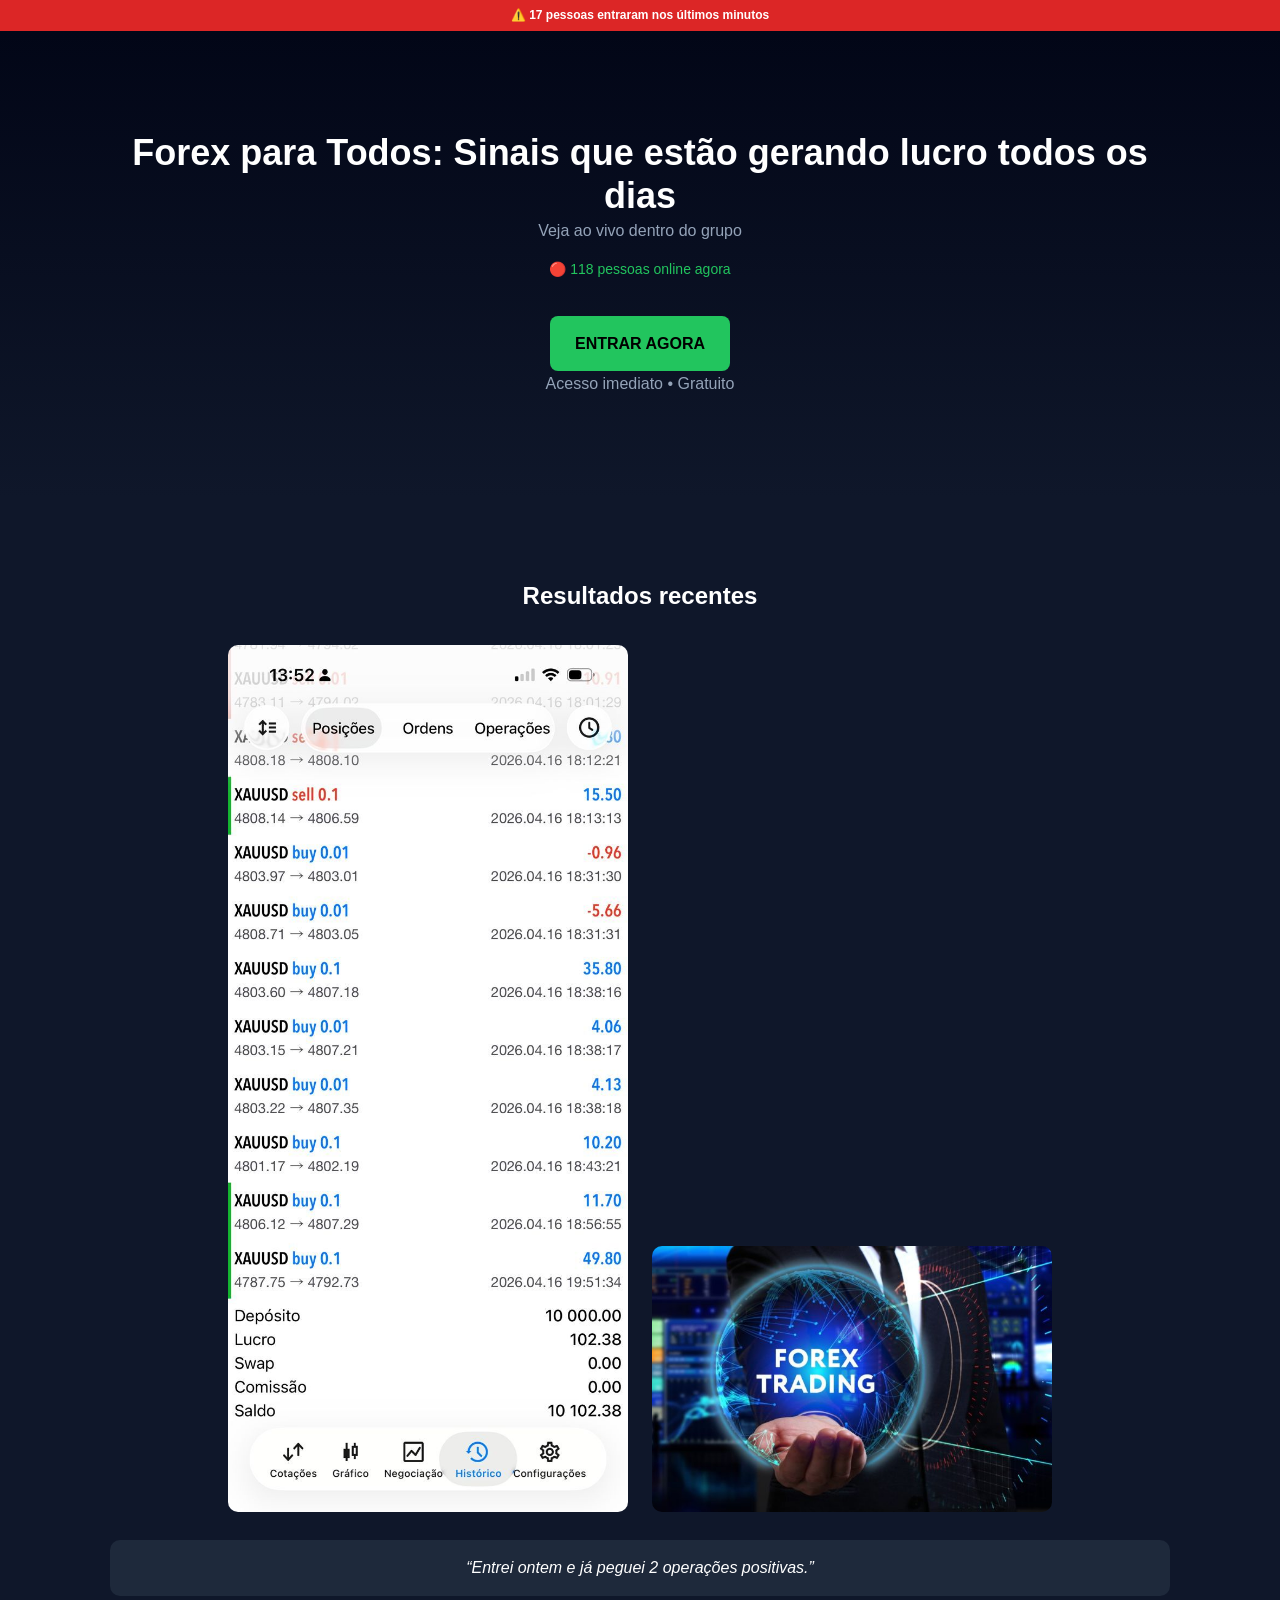
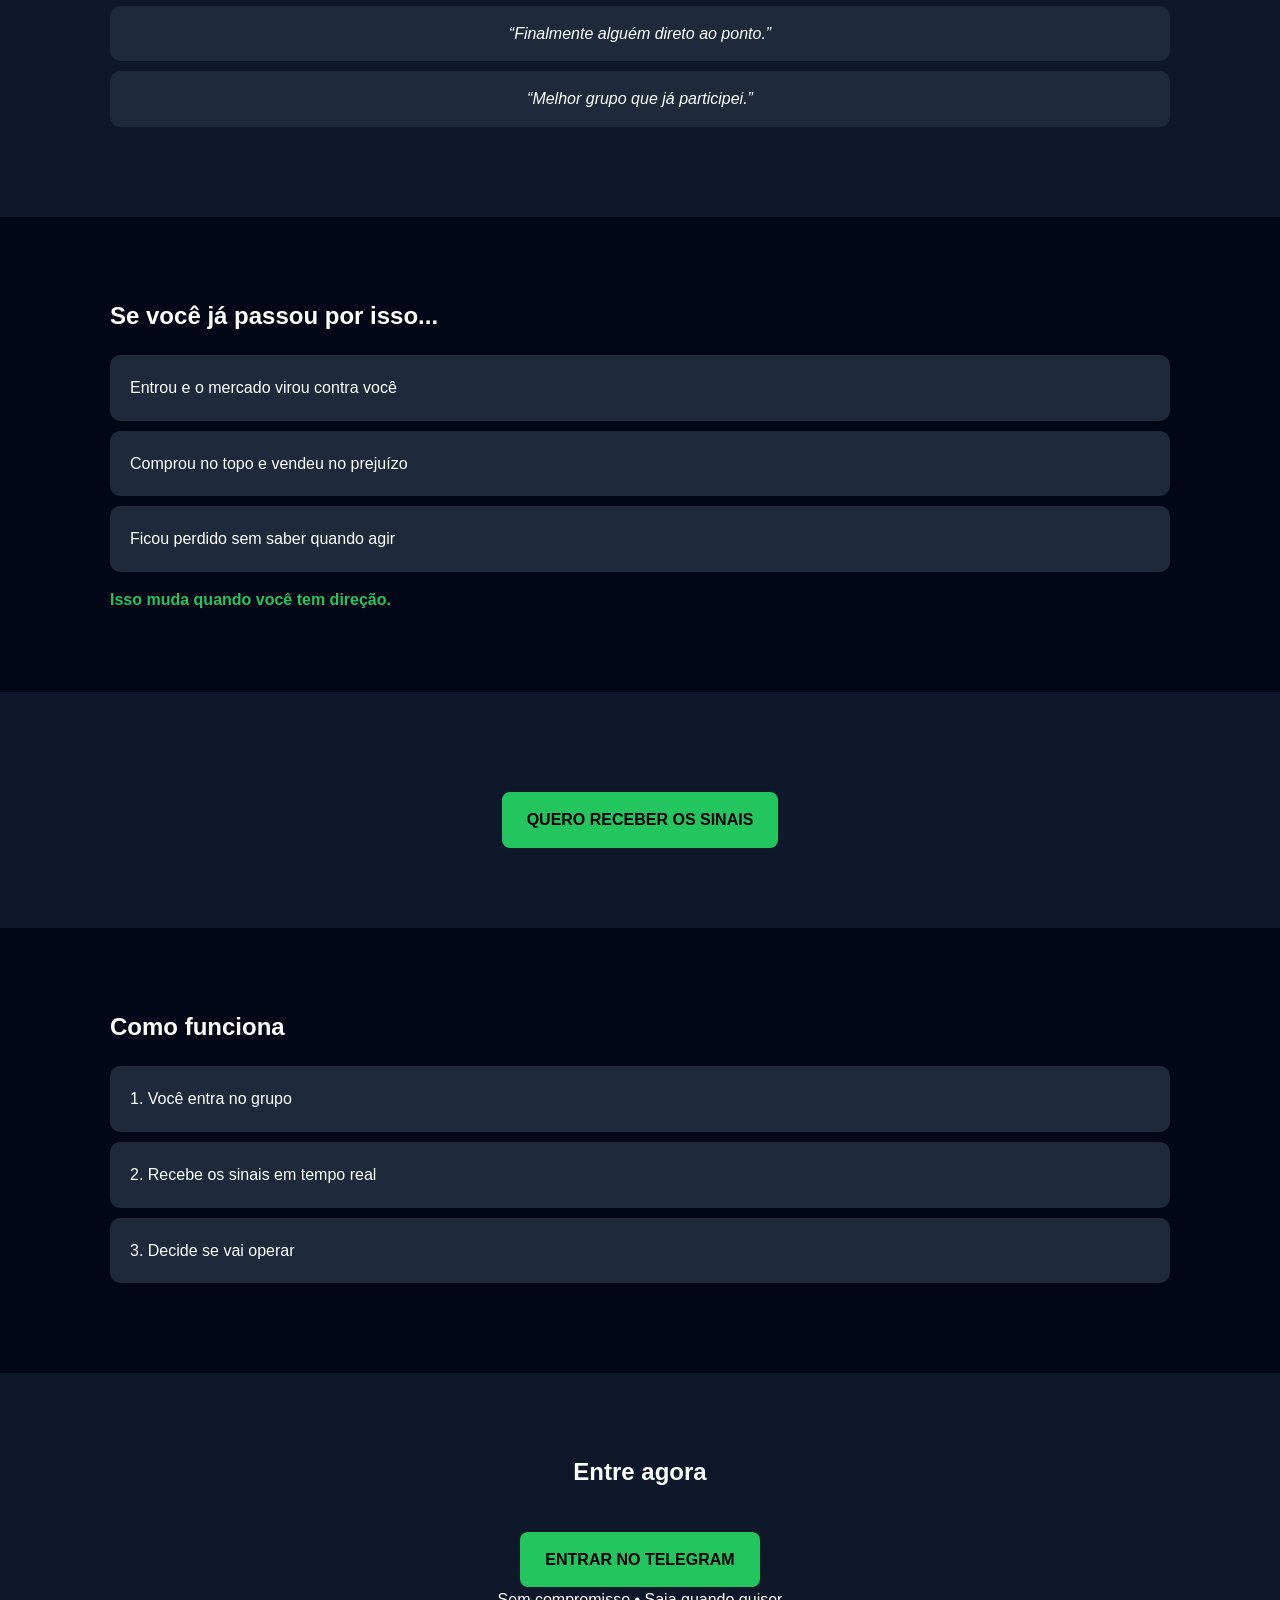
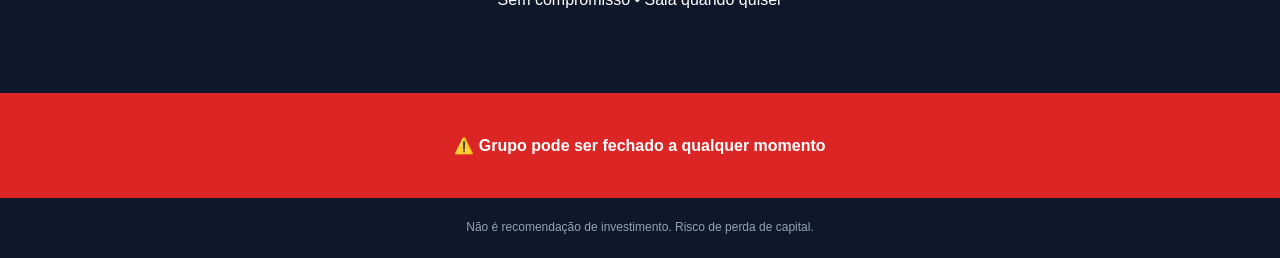
<file: index.html>
<!DOCTYPE html>
<html lang="pt-BR">
<head>
  <meta charset="UTF-8">
  <meta name="viewport" content="width=device-width, initial-scale=1.0">
  <title>Forex para Todos | Sinais no Telegram</title>

  <link rel="stylesheet" href="css/style.css">

  <!-- META PIXEL -->
  <script>
    !function(f,b,e,v,n,t,s)
    {if(f.fbq)return;n=f.fbq=function(){n.callMethod?
    n.callMethod.apply(n,arguments):n.queue.push(arguments)};
    if(!f._fbq)f._fbq=n;n.push=n;n.loaded=!0;n.version='2.0';
    n.queue=[];t=b.createElement(e);t.async=!0;
    t.src=v;s=b.getElementsByTagName(e)[0];
    s.parentNode.insertBefore(t,s)}(window, document,'script',
    'https://connect.facebook.net/en_US/fbevents.js');

    fbq('init', 'SEU_PIXEL_AQUI'); // Substitua pelo ID do seu Pixel
    fbq('track', 'PageView');
  </script>
</head>

<body>

<!-- TOP BAR (URGÊNCIA) -->
<div class="topbar">
  ⚠️ 17 pessoas entraram nos últimos minutos
</div>

<!-- HERO -->
<section class="hero">
  <div class="container">
    <h1>Forex para Todos: Sinais que estão gerando lucro todos os dias</h1>
    <p>Veja ao vivo dentro do grupo</p>

    <div class="online">
      🔴 <span id="online-count">127</span> pessoas online agora
    </div>

    <a href="#" class="btn telegram-link">ENTRAR AGORA</a>

    <p class="mini">Acesso imediato • Gratuito</p>
  </div>
</section>

<!-- PROVA SOCIAL FORTE -->
<section class="section">
  <div class="container center">
    <h2>Resultados recentes</h2>

    <img src="assets/images/resultado1.jpg" class="img">
    <img src="assets/images/resultado2.jpg" class="img">

    <div class="depoimento">“Entrei ontem e já peguei 2 operações positivas.”</div>
    <div class="depoimento">“Finalmente alguém direto ao ponto.”</div>
    <div class="depoimento">“Melhor grupo que já participei.”</div>
  </div>
</section>

<!-- DOR -->
<section class="section dark">
  <div class="container">
    <h2>Se você já passou por isso...</h2>

    <div class="box">Entrou e o mercado virou contra você</div>
    <div class="box">Comprou no topo e vendeu no prejuízo</div>
    <div class="box">Ficou perdido sem saber quando agir</div>

    <p class="highlight">Isso muda quando você tem direção.</p>
  </div>
</section>

<!-- CTA INTERMEDIÁRIO -->
<section class="section center">
  <div class="container">
    <a href="#" class="btn telegram-link">QUERO RECEBER OS SINAIS</a>
  </div>
</section>

<!-- COMO FUNCIONA -->
<section class="section dark">
  <div class="container">
    <h2>Como funciona</h2>

    <div class="box">1. Você entra no grupo</div>
    <div class="box">2. Recebe os sinais em tempo real</div>
    <div class="box">3. Decide se vai operar</div>
  </div>
</section>

<!-- CTA FINAL -->
<section class="section center">
  <div class="container">
    <h2>Entre agora</h2>

    <a href="#" class="btn telegram-link">ENTRAR NO TELEGRAM</a>

    <p class="mini">Sem compromisso • Saia quando quiser</p>
  </div>
</section>

<!-- URGÊNCIA FINAL -->
<section class="section urgency">
  <div class="container center">
    <p>⚠️ Grupo pode ser fechado a qualquer momento</p>
  </div>
</section>

<!-- FEED DINÂMICO -->
<div class="live-feed" id="live-feed"></div>

<footer>
  <p>
    Não é recomendação de investimento. Risco de perda de capital.
  </p>
</footer>

<!-- BOTÃO FIXO MOBILE -->
<div class="mobile-cta">
  <a href="#" class="telegram-link">ENTRAR NO TELEGRAM</a>
</div>

<script src="js/config.js"></script>
<script src="js/script.js"></script>

</body>
</html>
</file>
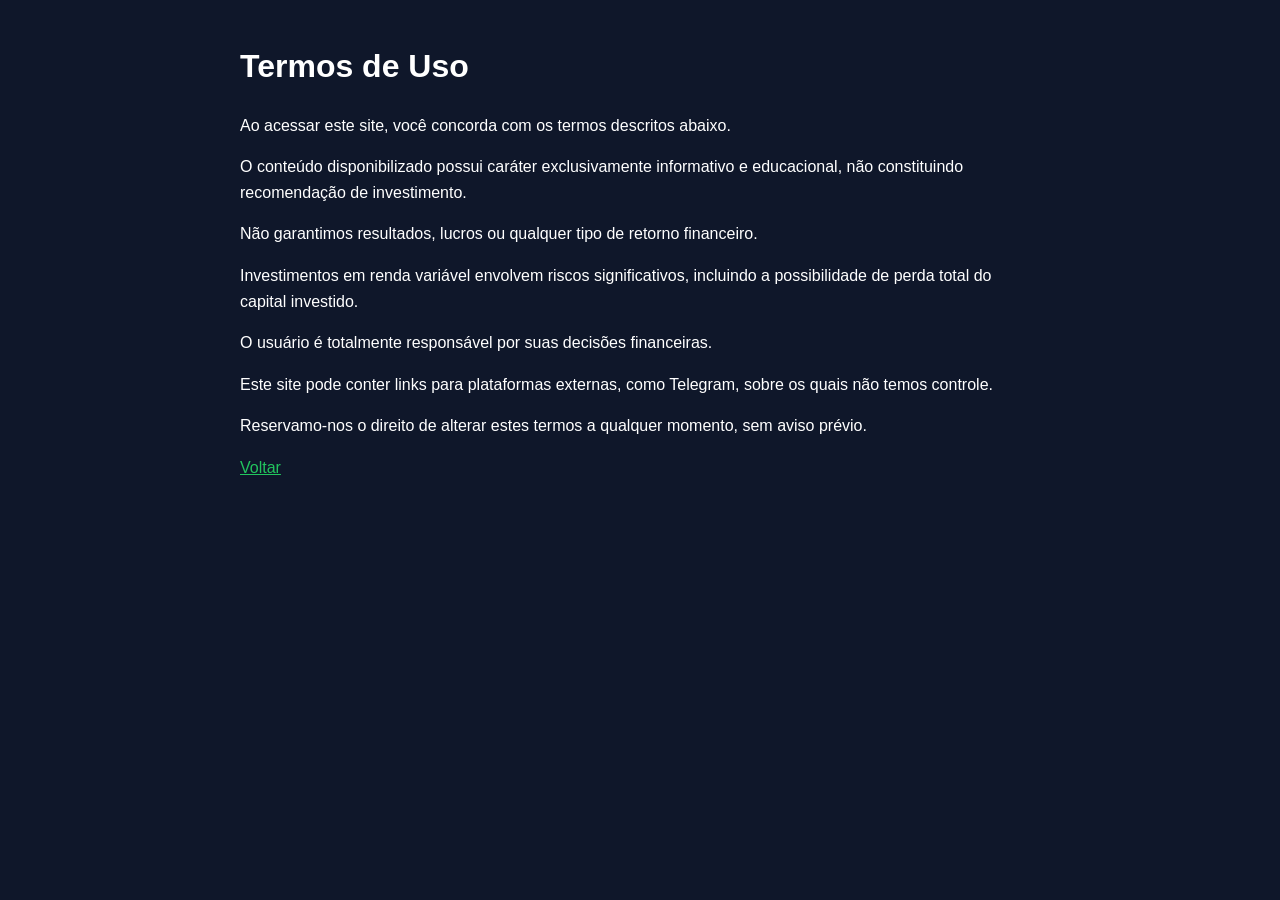
<file: legal/termos.html>
<!DOCTYPE html>
<html lang="pt-BR">
<head>
  <meta charset="UTF-8">
  <meta name="viewport" content="width=device-width, initial-scale=1.0">
  <title>Termos de Uso</title>

  <style>
    body {
      font-family: Arial, sans-serif;
      background: #0f172a;
      color: #fff;
      padding: 20px;
      max-width: 800px;
      margin: auto;
      line-height: 1.6;
    }

    h1 {
      margin-bottom: 20px;
    }

    p {
      margin-bottom: 15px;
    }

    a {
      color: #22c55e;
    }
  </style>
</head>

<body>

  <h1>Termos de Uso</h1>

  <p>Ao acessar este site, você concorda com os termos descritos abaixo.</p>

  <p>O conteúdo disponibilizado possui caráter exclusivamente informativo e educacional, não constituindo recomendação de investimento.</p>

  <p>Não garantimos resultados, lucros ou qualquer tipo de retorno financeiro.</p>

  <p>Investimentos em renda variável envolvem riscos significativos, incluindo a possibilidade de perda total do capital investido.</p>

  <p>O usuário é totalmente responsável por suas decisões financeiras.</p>

  <p>Este site pode conter links para plataformas externas, como Telegram, sobre os quais não temos controle.</p>

  <p>Reservamo-nos o direito de alterar estes termos a qualquer momento, sem aviso prévio.</p>

  <p><a href=\"/index.html\">Voltar</a></p>

</body>
</html>
</file>
<file: css/style.css>
/* RESET */
* {
  margin: 0;
  padding: 0;
  box-sizing: border-box;
}

/* BODY */
body {
  font-family: Arial, sans-serif;
  background: #0f172a;
  color: #ffffff;
  line-height: 1.6;
}

/* CONTAINER */
.container {
  max-width: 1100px;
  margin: auto;
  padding: 20px;
}

/* TOP BAR */
.topbar {
  background: #dc2626;
  text-align: center;
  padding: 6px;
  font-size: 12px;
  font-weight: bold;
}

/* HERO */
.hero {
  text-align: center;
  padding: 80px 20px;
  background: linear-gradient(180deg, #020617, #0f172a);
}

.hero h1 {
  font-size: 36px;
  line-height: 1.2;
}

.hero p {
  color: #94a3b8;
}

/* ONLINE */
.online {
  margin: 15px 0;
  font-size: 14px;
  color: #22c55e;
}

/* BUTTON */
.btn {
  display: inline-block;
  margin-top: 20px;
  padding: 15px 25px;
  background: #22c55e;
  color: #000;
  font-weight: bold;
  text-decoration: none;
  border-radius: 8px;
  transition: 0.3s;
  animation: pulse 1.5s infinite;
}

.btn:hover {
  background: #16a34a;
}

/* PULSE ANIMATION */
@keyframes pulse {
  0% { transform: scale(1); }
  50% { transform: scale(1.05); }
  100% { transform: scale(1); }
}

/* SECTIONS */
.section {
  padding: 60px 20px;
}

.section.dark {
  background: #020617;
}

.section h2 {
  margin-bottom: 20px;
}

/* BOX */
.box {
  background: #1e293b;
  padding: 20px;
  border-radius: 10px;
  margin-bottom: 10px;
  opacity: 0;
  transform: translateY(20px);
  transition: 0.5s;
}

/* IMAGES */
.img {
  width: 100%;
  max-width: 400px;
  margin: 10px;
  border-radius: 10px;
}

/* DEPOIMENTOS */
.depoimento {
  background: #1e293b;
  padding: 15px;
  border-radius: 10px;
  margin: 10px 0;
  font-style: italic;
}

/* HIGHLIGHT */
.highlight {
  margin-top: 15px;
  font-weight: bold;
  color: #22c55e;
}

/* CENTER */
.center {
  text-align: center;
}

/* URGENCY */
.urgency {
  background: #dc2626;
  text-align: center;
  padding: 20px;
  font-weight: bold;
}

/* FOOTER */
footer {
  text-align: center;
  font-size: 12px;
  color: #94a3b8;
  padding: 20px;
}

/* MOBILE CTA */
.mobile-cta {
  display: none;
}

/* LIVE FEED */
.live-feed {
  position: fixed;
  bottom: 90px;
  left: 10px;
  font-size: 12px;
  color: #22c55e;
}

/* ===== RESPONSIVO ===== */
@media (max-width: 768px) {

  .hero {
    padding: 40px 20px;
  }

  .hero h1 {
    font-size: 22px;
  }

  .hero p {
    font-size: 14px;
  }

  .section {
    padding: 30px 15px;
  }

  .box {
    padding: 15px;
    font-size: 14px;
  }

  .img {
    width: 100%;
    margin: 10px 0;
  }

  .btn {
    width: 100%;
    text-align: center;
  }

  .mobile-cta {
    display: block;
    position: fixed;
    bottom: 0;
    left: 0;
    width: 100%;
    background: #0f172a;
    padding: 10px;
    z-index: 1000;
  }

  .mobile-cta a {
    display: block;
    background: #22c55e;
    color: #000;
    text-align: center;
    padding: 15px;
    border-radius: 8px;
    font-weight: bold;
    text-decoration: none;
  }
}
</file>
